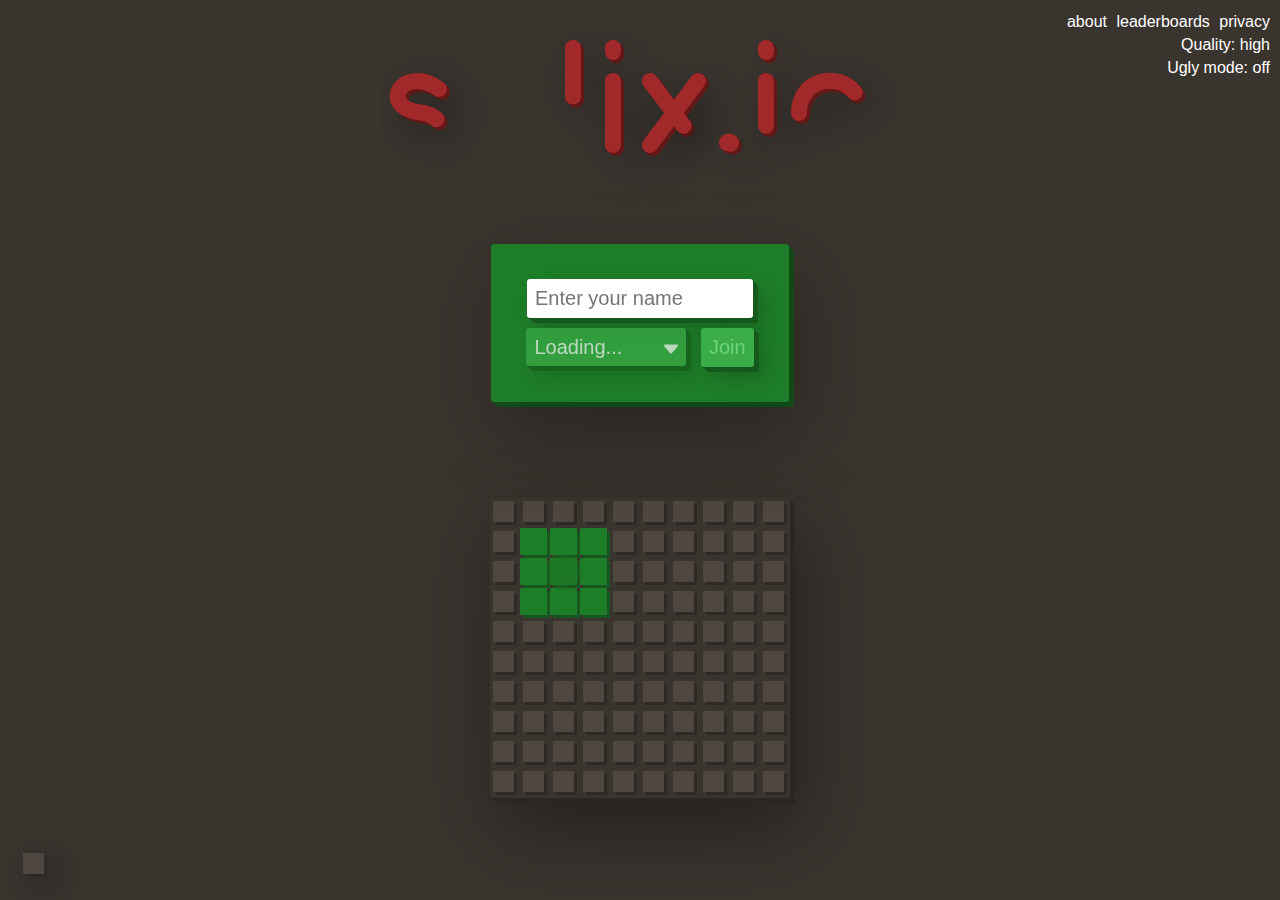
<file: client/index.html>
<!DOCTYPE html>
<html>
  <head>
    <title>splix.io</title>
    <meta content="text/html;charset=utf-8" http-equiv="Content-Type">
    <meta content="utf-8" http-equiv="encoding">
    <link rel="stylesheet" href="./static/style.css" />
    <script src="./src/network/serverSelection.js"></script>
    <script src="./src/globals.js"></script>
    <script src="./src/search.js"></script>
    <script src="./src/main.js"></script>
    <script src="./src/hooks.js"></script>
    <script src="./src/keyboard.js"></script>
    <script src="./src/flags.js"></script>
    <meta name="viewport" content="width=device-width, initial-scale=0.8, maximum-scale=0.8, user-scalable=no" />
    <meta name="description" content="The not so latest trend in io games. Conquer as much land as possible and try to become biggest of them all. It's not a bowl." />
    <meta name="keywords" content="splixio, splix.io, online multiplayer, strategy, game, strategy game, io games, agar.io, multiplayer, conquer, conquer land, capture, games, fun, massive multiplayer, web browser games, html5, flash, web game">
    <link rel="icon" type="image/png" href="./static/img/favicon-196x196.png" sizes="196x196" />
    <link rel="icon" type="image/png" href="./static/img/favicon-96x96.png" sizes="96x96" />
    <link rel="icon" type="image/png" href="./static/img/favicon-32x32.png" sizes="32x32" />
    <link rel="icon" type="image/png" href="./static/img/favicon-16x16.png" sizes="16x16" />
    <link rel="icon" type="image/png" href="./static/img/favicon-128.png" sizes="128x128" />
  </head>
  <body ontouchstart="">
    <div id="touchControls" style="display: none;"></div>
    <div id="patreonOverlay" style="display: none;">
      <div id="patreonBox" class="fancyBox greenBox">
        <h2 style="margin-top: 0;">Thank you for pledging!</h2>
        <p>Just one step left, log in with patreon to claim your reward</p>
        <a class="fancyBox fancyBtn" href="javascript:loginWithPatreon()">Log in with Patreon</a>
      </div>
    </div>
    <div id="beginScreen">
      <canvas id="logoCanvas"></canvas><br>
      <div id="notification" style="display: none;"></div>
      <div id="lastStats" style="display: none;">
        <div id="lastStatsLeft" class="lastStatsBlock" style="text-align: right;">Last game:</div>  <div id="lastStatsRight" class="lastStatsBlock" style="text-align: left;"></div>
      </div>
      <div id="bestStats" style="display: none;">
        <div id="bestStatsLeft" class="lastStatsBlock" style="text-align: right;">Best game:</div>  <div id="bestStatsRight" class="lastStatsBlock" style="text-align: left;"></div>
      </div>
      <div id="preroll" style="display: none;">
      </div>
      <form id="nameForm" class="fancyBox greenBox" method="get">
        <input type="text" class="fancyBox inputFancy" maxlength="20" id="nameInput" placeholder="Enter your name"/><br>
        <select id="serverSelect" disabled class="fancyBox inputFancy">
          <option>Loading...</option>
        </select>
        <input type="submit" disabled class="fancyBox fancyBtn" id="joinButton" value="Join" />
      </form>
      <br><br>
      <div id="tutorialText" style="opacity: 0;"></div>
      <canvas id="tutorialCanvas" width="300" height="300"></canvas>
      <div id="expandPage"></div>
      <canvas id="skinButton" title="block customization" width="30" height="30"></canvas>
      <div id="skinButtonShadow"></div>
      <div id="cornerLinks">
        <a href=".//about.html">about</a>
        <a href="./leaderboards.html">leaderboards</a>
        <a href="./privacy.html">privacy</a><br>
        <a id="qualityText">Quality: high</a><br>
        <a id="uglyText">Ugly mode: off</a>
      </div>
    </div>
    <div id="skinScreen" style="display: none;">
      <div class="skinButtonContainer">
        <div id="prevColor" class="skinButton skinButtonLeft"></div>
        <div class="skinValue">Color</div>
        <div id="nextColor" class="skinButton skinButtonRight"></div>
      </div>
      <div class="skinButtonContainer">
        <div id="prevPattern" class="skinButton skinButtonLeft"></div>
        <div class="skinValue">Pattern</div>
        <div id="nextPattern" class="skinButton skinButtonRight"></div>
      </div>
      <div class="skinButtonContainer">
        <div class="skinValue" id="skinSave">Save</div>
      </div>
      <canvas id="skinScreenCanvas" class="fullscreenCanvas"></canvas>
    </div>
    <div id="playUI" style="display: none;">
      <div id="scoreBlock" class="greenBox">
        <span>
          <span>Kills: </span>
          <span id="myKills" class="rank"></span>
        </span>
        <br>
        <span>Blocks captured: <span id="blockCaptureCount" class="rank"></span></span>
        <br>
        <span title="blocks + kills x 500">Score: <span id="score"></span></span>
        <br>
        <span>Your rank: <span id="myRank" class="rank"></span> of <span id="totalPlayers" class="rank"></span></span>
      </div>
      <div id="leaderboard" class="greenBox">
      </div>
      <div id="miniMap" class="greenBox">
        <div id="miniMapPlayer"></div>
        <canvas id="minimapCanvas" width="160" height="160" ></canvas>
      </div>
      <div id="lifeBox"></div>
      <div id="topNotifications"></div>
    </div>
    <canvas id="transitionCanvas" class="fullscreenCanvas" style="z-index: 1000; display: none;"></canvas>
    <canvas id="mainCanvas" class="fullscreenCanvas" style="z-index: -100; display: none;"></canvas>
  </body>
</html>
</file>
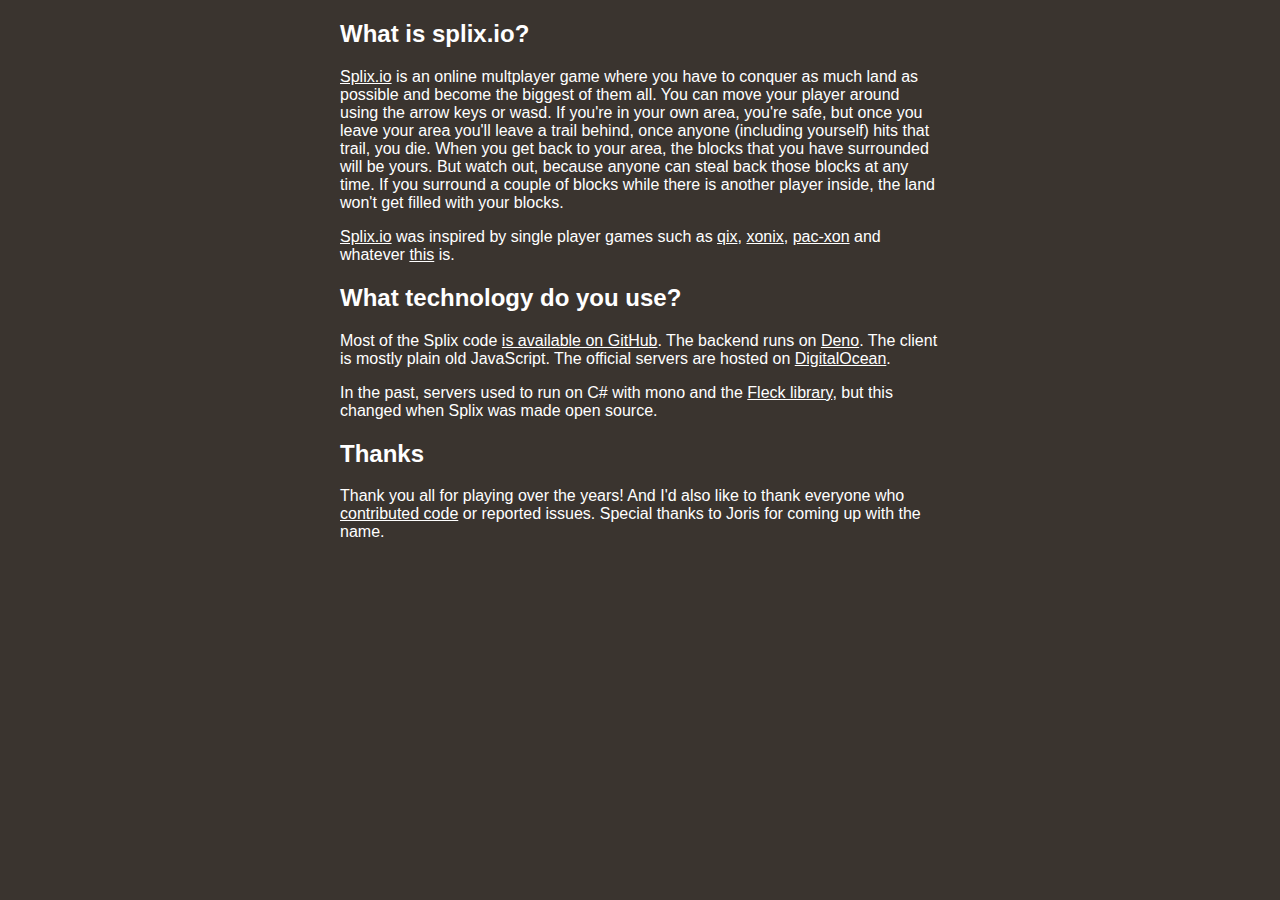
<file: client/about.html>
<!DOCTYPE html>
<html>
  <head>
    <meta content="text/html;charset=utf-8" http-equiv="Content-Type">
    <meta content="utf-8" http-equiv="encoding">
    <title>splix.io - about</title>
    <link rel="icon" type="image/png" href="./static/img/favicon-196x196.png" sizes="196x196" />
    <link rel="icon" type="image/png" href="./static/img/favicon-96x96.png" sizes="96x96" />
    <link rel="icon" type="image/png" href="./static/img/favicon-32x32.png" sizes="32x32" />
    <link rel="icon" type="image/png" href="./static/img/favicon-16x16.png" sizes="16x16" />
    <link rel="icon" type="image/png" href="./static/img/favicon-128.png" sizes="128x128" />
    <meta name="viewport" content="width=320, initial-scale=1.0, maximum-scale=1.0, user-scalable=no" />
    <style>
      body{
        background-color: #3a342f;
        font-family: Arial, Helvetica, sans-serif;
        color: white;
      }
      #content{
        max-width: 600px;
        margin: auto;
      }
      #db{
        position: absolute;
        left: 0;
        right: 0;
        top: 0;
        bottom: 0;
        pointer-events: none;
        background-image: url(./static/img/db.svg);
        background-size: contain;
        background-position: center;
        background-repeat: no-repeat;
        opacity: 0;
      }
      a{
        color: white;
      }
    </style>
  </head>
  <body>
    <div id="db"></div>
    <div id="content">
      <h2>What is splix.io?</h2>
      <p><a href="http://splix.io">Splix.io</a> is an online multplayer game where you have to conquer as much land as possible and become the biggest of them all. You can move your player around using the arrow keys or wasd. If you're in your own area, you're safe, <span class="dbHover">but</span> once you leave your area you'll leave a trail behind, once anyone (including yourself) hits that trail, you die. When you get back to your area, the blocks that you have surrounded will be yours. <span class="dbHover">But</span> watch out, because anyone can steal back those blocks at any time. If you surround a couple of blocks while there is another player inside, the land won't get filled with your blocks.</p>
      <p><a href="http://splix.io">Splix.io</a> was inspired by single player games such as <a href="http://www.freewebarcade.com/game/qix/" target="_blank">qix</a>, <a href="https://archive.org/details/msdos_Xonix_1984" target="_blank">xonix</a>, <a href="https://archive.org/details/pacxon_swf/" target="_blank">pac-xon</a> and whatever <a href="https://www.play-games.com/game/448/marvin-the-martian-land-grab.html" target="_blank">this</a> is.</p>

      <h2>What technology do you use?</h2>
      <p>Most of the Splix code <a href="https://github.com/jespertheend/splix">is available on GitHub</a>. The backend runs on <a href="https://deno.land/">Deno</a>. The client is mostly plain old JavaScript. The official servers are hosted on <a href="https://m.do.co/c/feaae91f018d" target="_blank">DigitalOcean</a>.</p>
      <p>In the past, servers used to run on C# with mono and the <a href="https://github.com/statianzo/Fleck/" target="_blank">Fleck library</a>, <span class="dbHover">but</span> this changed when Splix was made open source.</p>

      <h2>Thanks</h2>
      <p>Thank you all for playing over the years! And I'd also like to thank everyone who <a href="https://github.com/jespertheend/splix/graphs/contributors">contributed code</a> or reported issues. Special thanks to Joris for coming up with the name.</p>
    </div>
    <script>
      let dbEl = document.getElementById("db");
      let els = document.getElementsByClassName("dbHover");
      let didShowDb = false;
      for(let el of els){
        el.addEventListener("mouseover", () => {
          if(!didShowDb){
            didShowDb = true;
            requestAnimationFrame(() => {
              dbEl.style.opacity = "1";
              setTimeout(() => {
                dbEl.style.opacity = "0";
              }, 20)
            })
          }
        });
      }
    </script>
  </body>
</html>
</file>
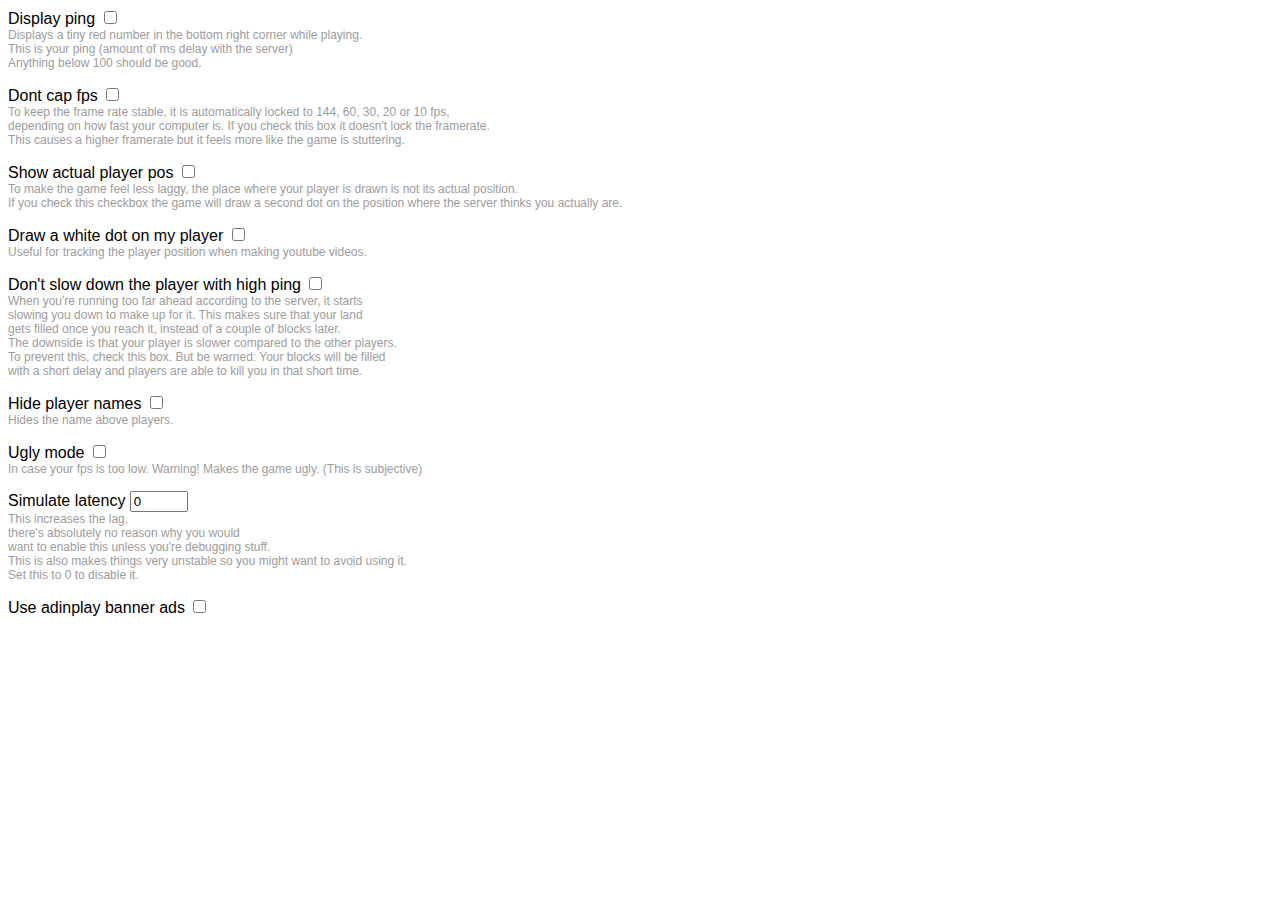
<file: client/flags.html>
<!DOCTYPE html>
<html>
  <head>
    <title>splix.io - flags</title>
    <meta content="text/html;charset=utf-8" http-equiv="Content-Type">
    <meta content="utf-8" http-equiv="encoding">
    <link rel="canonical" href="http://splix.io/flags"/>
    <script>
      ;
      document.addEventListener('readystatechange', ev => {
        console.log('Loaded',ev);
      });
      document.addEventListener('DOMContentLoaded', () => {
        console.log('DOM Loaded');
      });
    </script>
    <style type="text/css">
      html{
        font-family: Arial, Helvetica, sans-serif;
      }
      .st{
        font-size: 9pt;
        color: #9c9c9c;
        margin-bottom: 15px;
      }
    </style>
  </head>
  <body>
    <label>Display ping
    <input id="drawdebug" type="checkbox" /></label>
    <div class="st">Displays a tiny red number in the bottom right corner while playing.<br>This is your ping (amount of ms delay with the server)<br>Anything below 100 should be good.</div>

    <label>Dont cap fps
    <input id="dontCapFps" type="checkbox" /></label>
    <div class="st">To keep the frame rate stable, it is automatically locked to 144, 60, 30, 20 or 10 fps,<br>depending on how fast your computer is. If you check this box it doesn't lock the framerate.<br>This causes a higher framerate but it feels more like the game is stuttering.</div>

    <label>Show actual player pos
    <input id="drawActualPlayerPos" type="checkbox" /></label>
    <div class="st">To make the game feel less laggy, the place where your player is drawn is not its actual position.<br>If you check this checkbox the game will draw a second dot on the position where the server thinks you actually are.</div>

    <label>Draw a white dot on my player
    <input id="drawWhiteDot" type="checkbox" /></label>
    <div class="st">Useful for tracking the player position when making youtube videos.</div>

    <label>Don't slow down the player with high ping
    <input id="dontSlowPlayersDown" type="checkbox" /></label>
    <div class="st">When you're running too far ahead according to the server, it starts<br>slowing you down to make up for it. This makes sure that your land<br>gets filled once you reach it, instead of a couple of blocks later.<br>The downside is that your player is slower compared to the other players.<br>To prevent this, check this box. But be warned: Your blocks will be filled<br>with a short delay and players are able to kill you in that short time.</div>

    <label>Hide player names
    <input id="hidePlayerNames" type="checkbox" /></label>
    <div class="st">Hides the name above players.</div>

    <label>Ugly mode
    <input id="uglyMode" type="checkbox" /></label>
    <div class="st">In case your fps is too low. Warning! Makes the game ugly. (This is subjective)</div>

    <!-- <label>Enable experimental features (beta)
    <input id="beta" type="checkbox" /></label>
    <div class="st">Teams! Teams! Teams! Teams!</div> -->

    <label>Simulate latency
    <input id="latency" type="number" min="0" style="width: 50px;" /></label>
    <div class="st">This increases the lag,<br>there's absolutely no reason why you would<br>want to enable this unless you're debugging stuff.<br>This is also makes things very unstable so you might want to avoid using it.<br>Set this to 0 to disable it.</div>

    <label>Use adinplay banner ads
    <input id="adinplayBanners" type="checkbox" /></label>

    <script>
      var ddEl = document.getElementById("drawdebug");
      ddEl.addEventListener("change",function(){
        localStorage.drawDebug = this.checked;
      });
      ddEl.checked = (localStorage.drawDebug == "true");

      var dcfEl = document.getElementById("dontCapFps");
      dcfEl.addEventListener("change",function(){
        localStorage.dontCapFps = this.checked;
      });
      dcfEl.checked = (localStorage.dontCapFps == "true");

      var sappEl = document.getElementById("drawActualPlayerPos");
      sappEl.addEventListener("change",function(){
        localStorage.drawActualPlayerPos = this.checked;
      });
      sappEl.checked = (localStorage.drawActualPlayerPos == "true");

      var drawWhiteDotEl = document.getElementById("drawWhiteDot");
      drawWhiteDotEl.addEventListener("change",function(){
        localStorage.drawWhiteDot = this.checked;
      });
      drawWhiteDotEl.checked = (localStorage.drawWhiteDot == "true");

      var dspdEl = document.getElementById("dontSlowPlayersDown");
      dspdEl.addEventListener("change",function(){
        localStorage.dontSlowPlayersDown = this.checked;
      });
      dspdEl.checked = (localStorage.dontSlowPlayersDown == "true");

      var hpnEl = document.getElementById("hidePlayerNames");
      hpnEl.addEventListener("change",function(){
        localStorage.hidePlayerNames = this.checked;
      });
      hpnEl.checked = (localStorage.hidePlayerNames == "true");

      var uglyEl = document.getElementById("uglyMode");
      uglyEl.addEventListener("change",function(){
        localStorage.uglyMode = this.checked;
      });
      uglyEl.checked = (localStorage.uglyMode == "true");

      // var betaEl = document.getElementById("beta");
      // betaEl.addEventListener("change",function(){
      //   localStorage.beta = this.checked;
      // });
      // betaEl.checked = (localStorage.beta == "true");

      var latencyEl = document.getElementById("latency");
      latencyEl.addEventListener("change",function(){
        localStorage.simulatedLatency = this.value;
      });
      latencyEl.value = localStorage.simulatedLatency === undefined ? 0 : localStorage.simulatedLatency;

      var adinplayBannersEl = document.getElementById("adinplayBanners");
      adinplayBannersEl.addEventListener("change",function(){
        localStorage.bannerAdsUseCurse = !this.checked;
      });
      adinplayBannersEl.checked = (localStorage.bannerAdsUseCurse == "false");
    </script>
  </body>
</html>
</file>
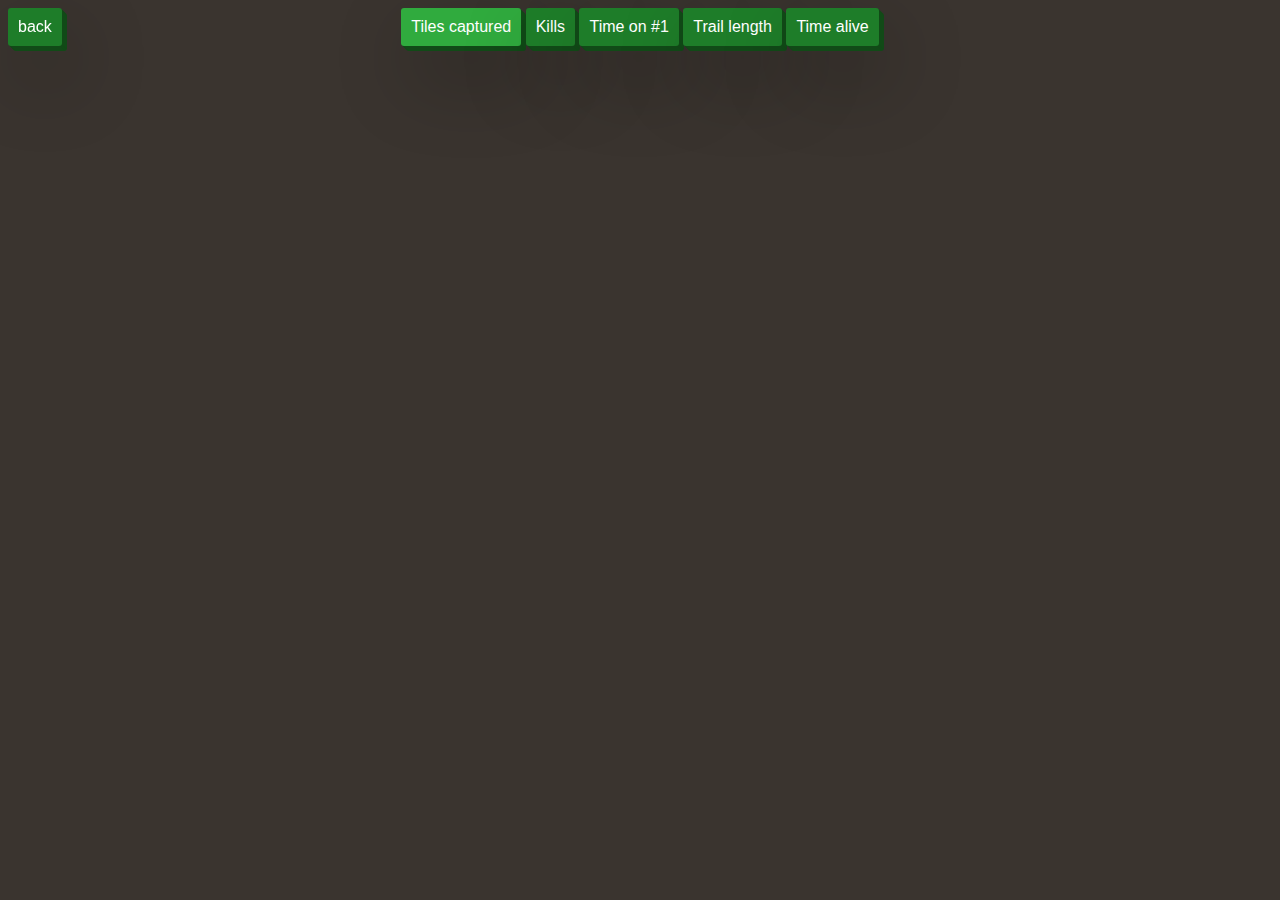
<file: client/leaderboards.html>
<!DOCTYPE html>
<html>
  <head>
    <title>splix.io - leaderboards</title>
    <meta content="text/html;charset=utf-8" http-equiv="Content-Type">
    <meta content="utf-8" http-equiv="encoding">
    <link rel="stylesheet" href="./static/leaderboards.css" />
    <script src="./src/globals.js"></script>
    <script type="module" src="./src/leaderboards.js"></script>
    <meta name="viewport" content="width=device-width, initial-scale=0.8, maximum-scale=0.8, user-scalable=no" />
    <meta property="og:description" content="The not so latest trend in io games. Conquer as much land as possible and try to become biggest of them all. It's not a bowl." />
    <meta name="keywords" content="splixio, splix.io, online multiplayer, leaderboard, strategy, game, strategy game, io games, agar.io, multiplayer, conquer, conquer land, capture, games, fun, massive multiplayer, web browser games, html5, flash, web game">
    <link rel="icon" type="image/png" href="./static/img/favicon-196x196.png" sizes="196x196" />
    <link rel="icon" type="image/png" href="./static/img/favicon-96x96.png" sizes="96x96" />
    <link rel="icon" type="image/png" href="./static/img/favicon-32x32.png" sizes="32x32" />
    <link rel="icon" type="image/png" href="./static/img/favicon-16x16.png" sizes="16x16" />
    <link rel="icon" type="image/png" href="./static/img/favicon-128.png" sizes="128x128" />
    <link rel="canonical" href="http://splix.io/leaderboards"/>
  </head>
  <body>
    <div id="backButton">
      <a class="nav-button" href="./index.html">back</a>
    </div>
    <div id="navBar">
      <a class="nav-button" id="tilesButton" href="#tiles">Tiles captured</a>
      <a class="nav-button" id="killsButton"  href="#kills">Kills</a>
      <a class="nav-button" id="rankingFirstButton"    href="#time_on_one">Time on #1</a>
      <a class="nav-button" id="trailButton"  href="#trail_length">Trail length</a>
      <a class="nav-button" id="timeAliveButton"  href="#time_alive">Time alive</a>
    </div>
    <div id="space"></div>
    <div id="boards">
      <div class="boards-container" id="tilesBoard" style="display: none;"></div>
      <div class="boards-container" id="killsBoard" style="display: none;"></div>
      <div class="boards-container" id="rankingFirstBoard" style="display: none;"></div>
      <div class="boards-container" id="trailBoard" style="display: none;"></div>
      <div class="boards-container" id="timeAliveBoard" style="display: none;"></div>
    </div>
  </body>
</html>
</file>
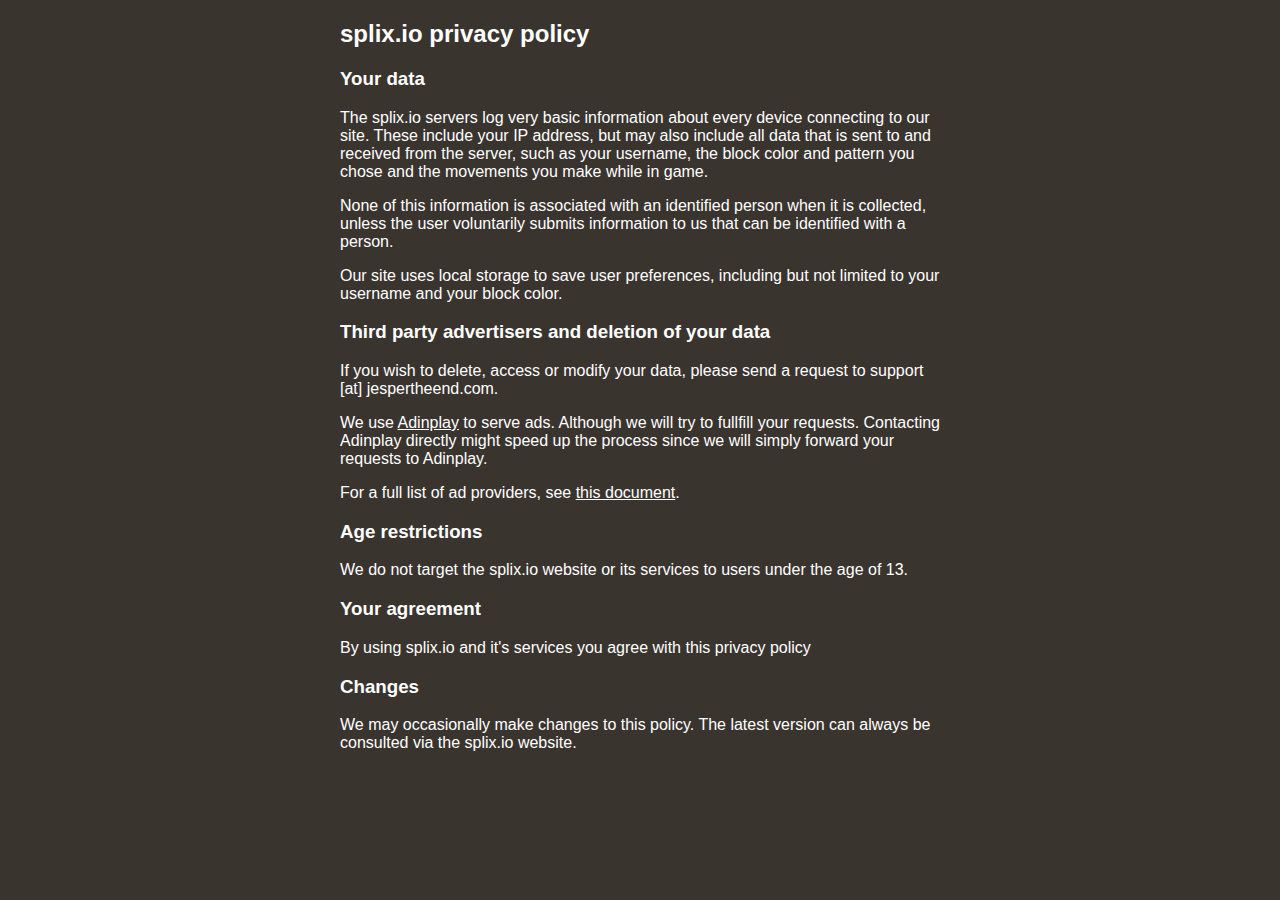
<file: client/privacy.html>
<!DOCTYPE html>
<html>
  <head>
    <meta content="text/html;charset=utf-8" http-equiv="Content-Type">
    <meta content="utf-8" http-equiv="encoding">
    <title>splix.io - privacy policy</title>
    <link rel="icon" type="image/png" href="./static/img/favicon-196x196.png" sizes="196x196" />
    <link rel="icon" type="image/png" href="./static/img/favicon-96x96.png" sizes="96x96" />
    <link rel="icon" type="image/png" href="./static/img/favicon-32x32.png" sizes="32x32" />
    <link rel="icon" type="image/png" href="./static/img/favicon-16x16.png" sizes="16x16" />
    <link rel="icon" type="image/png" href="./static/img/favicon-128.png" sizes="128x128" />
    <meta name="viewport" content="width=320, initial-scale=1.0, maximum-scale=1.0, user-scalable=no" />
    <style>
      body{
        background-color: #3a342f;
        font-family: Arial, Helvetica, sans-serif;
        color: white;
      }
      #content{
        max-width: 600px;
        margin: auto;
      }
      a{
        color: white;
      }
    </style>
  </head>
  <body>
    <div id="content">
      <h2>splix.io privacy policy</h2>

      <h3>Your data</h3>
      <p>The splix.io servers log very basic information about every device connecting to our site. These include your IP address, but may also include all data that is sent to and received from the server, such as your username, the block color and pattern you chose and the movements you make while in game.</p>
      <p>None of this information is associated with an identified person when it is collected, unless the user voluntarily submits information to us that can be identified with a person.</p>
      <p>Our site uses local storage to save user preferences, including but not limited to your username and your block color.</p>

      <h3>Third party advertisers and deletion of your data</h3>
      <p>If you wish to delete, access or modify your data, please send a request to support [at] jespertheend.com.</p>
      <p>We use <a href="https://adinplay.com/">Adinplay</a> to serve ads. Although we will try to fullfill your requests. Contacting Adinplay directly might speed up the process since we will simply forward your requests to Adinplay.</p>
      <p>For a full list of ad providers, see <a href="./static/adinplay_disclaimer.pdf" target="_blank">this document</a>.</p>

      <h3>Age restrictions</h3>
      <p>We do not target the splix.io website or its services to users under the age of 13.</p>

      <h3>Your agreement</h3>
      <p>By using splix.io and it's services you agree with this privacy policy</p>

      <h3>Changes</h3>
      <p>We may occasionally make changes to this policy. The latest version can always be consulted via the splix.io website.</p>
    </div>
  </body>
</html>
</file>
<file: client/static/style.css>
html{
	font-family: Arial, Helvetica, sans-serif;
}

html, body{
	height: 100%;
	margin: 0px;
}

body{
	background-color: #3a342f;

	/*disable user select*/
	-webkit-touch-callout: none;
	-webkit-user-select: none;
	-khtml-user-select: none;
	-moz-user-select: none;
	-ms-user-select: none;
	user-select: none;
	-webkit-touch-callout: none;


	-webkit-tap-highlight-color: rgba(0,0,0,0);
}

#beginScreen{
	text-align: center;
	position: relative;
	min-height: 100%;
}

#title{
	color: #1e7d29;
	font-size: 60px;
	font-family: "Comic Sans MS", cursive, sans-serif;
	text-shadow: 1px 1px 0px #114a17,
				 2px 2px 0px #114a17,
				 3px 3px 0px #114a17,
				 4px 4px 0px #114a17,
				 5px 5px 0px #114a17,
				 5px 10px 20px rgba(0,0,0,0.3);
}

.fancyBox{
	border-radius: 3px;
	position: relative;
}

#nameForm{
	display: inline-block;
	margin-left: auto;
	margin-right: auto;
	padding: 30px;
	text-align: center;
}

.inputFancy{
	border: 0px;
	outline: 0;
	font-size: 20px;
	padding: 8px;
	background-color: white;
	box-shadow: 1px 1px #155a1c,
				2px 2px #155a1c,
				3px 3px #155a1c,
				4px 4px #155a1c,
				5px 5px #155a1c,
				10px 10px 20px rgba(0,0,0,0.2);
	margin: 5px;
	appearance: none;
	-webkit-appearance: none;
	-moz-appearance: none;
}

.whiteText{
	color: white;
}

#nameInput{
	width: 210px;
}

#serverSelect{
	width: 160px;
	background: #3bad48 url("./img/arrowD.svg") no-repeat right center;
	color: white;
	background-size: 30px;
}

.fancyBtn{
	border: 0px;
	outline: 0;
	font-size: 20px;
	padding: 8px;
	background-color: #3bad48;
	box-shadow: 1px 1px #155a1c,
				2px 2px #155a1c,
				3px 3px #155a1c,
				4px 4px #155a1c,
				5px 5px #155a1c,
				10px 10px 20px rgba(0,0,0,0.2);
	margin: 5px;
	cursor: pointer;
	color: white;
	appearance: none;
	-webkit-appearance: none;
	white-space: nowrap;
	text-decoration: none;
}

.fancyBtn:hover{
	background-color: #43bf51;
}

.fancyBtn:active{
	left: 5px;
	top: 5px;
	box-shadow: 0px 0px #155a1c;
}

.fancyBtn:disabled{
	color: #6dd278;
	background-color: #3bad48;
	cursor: default;
}

#scoreBlock{
	position: fixed;
	padding: 4px;
	left: 10px;
	bottom: 15px;
	z-index: 100;
	font-size: 12px;
	text-shadow: 1px 1px 3px rgba(0,0,0,0.2);
}

.scoreRank > td{
	padding: 0px 5px;
	max-width: 200px;
	overflow: hidden;
	white-space: nowrap;
}

.rank{
	font-size: 14px;
}

.greenBox{
	background-color: #1e7d29;
	box-shadow: 1px 1px #114a17,
				2px 2px #114a17,
				3px 3px #114a17,
				4px 4px #114a17,
				5px 5px #114a17,
				10px 30px 80px rgba(0,0,0,0.3);
	border-radius: 3px;
}

.sidebox{
	position: absolute;
	display: inline-block;
	padding: 20px;
	margin-top: -30px;
}

.sideboxRight{
	right: -360px;
	width: 300px;
	text-align: left;
	color: white;
	font-size: 11pt;
	max-height: 400px;
	overflow: hidden;
	padding: 0px 20px;
}

#adbox2{
	position: absolute;
	padding: 20px;
	left: 50%;
	transform: translate(-50%, 0);
	z-index: 20;
}

.sideboxContent{
	overflow-y: scroll;
	max-height: 360px;
	width: 300px;
}

#newsboxContent{
	padding-right: 80px;
}

#newsbox ul{
	padding-left: 16px;
}

a{
	color: white;
}

a:hover{
	text-decoration: none;
}

#score{
	font-size: 17px;
}

#leaderboard{
	position: fixed;
	right: 13px;
	top: 8px;
	z-index: 100;
	padding: 5px;
	opacity: 0.7;
	transform-origin: right top;
}

#miniMap{
	position: fixed;
	width: 160px;
	height: 160px;
	left: 10px;
	top: 10px;
	padding: 3px;
	transform-origin: left top;
}

#minimapCanvas{
	opacity: 0.4;
}

#miniMapPlayer{
	width: 3px;
	height: 3px;
	background-color: white;
	border-radius: 3px;
	border: 1px solid black;
	position: absolute;
	box-shadow: 1.5px 1.5px 4px rgba(0,0,0,0.2);
	z-index: 120;
}

#lifeBox{
	position: fixed;
	top: 190px;
	left: 10px;
	transform-origin: left top;
}

@media (max-width: 700px){
	#miniMap, #leaderboard, #lifeBox{
		transform: scale(0.7);
	}

	#lifeBox{
		top: 135px;
	}
}

.fullscreenCanvas{
	display: block;
	position: absolute;
	top: 0px;
	left: 0px;
	width: 100%;
	height:100%;
}

#transitionCanvas{
	position: fixed;
}

#tutorialCanvas{
	margin: 30px;
	box-shadow: 1px 1px #2b2623,
				2px 2px #2b2623,
				3px 3px #2b2623,
				4px 4px #2b2623,
				5px 5px #2b2623,
				10px 30px 80px rgba(0,0,0,0.4);
	border-radius: 3px;
}

#tutorialText{
	margin-top: 30px;
	color: white;
}

#expandPage{
	height: 30px;
}

#touchControls{
	position: absolute;
	left: 0px;
	top: 0px;
	width: 100%;
	height: 100%;
	z-index: 10000;
}

#notification{
	color: #a22929;
	margin-bottom: 30px;
	text-shadow: 1px 1px 1px #7b1e1e,
				 3px 3px 10px rgba(0,0,0,0.3);
}

#lastStats, #bestStats{
	color: white;
	margin-bottom: 10px;
}

.lastStatsBlock{
	width: 48%;
	display: inline-block;
}

#skinScreenCanvas{
	z-index: -100;
}

#skinScreen{
	overflow: hidden;
}

#skinButton{
	position: fixed;
	left: 20px;
	bottom: 20px;
	cursor: pointer;
	z-index: 10;
}

#skinButtonShadow{
	width: 30px;
	height: 30px;
	position: fixed;
	bottom: 12px;
	left: 28px;
	box-shadow: 0px 0px 30px rgba(0,0,0,0.3);
	background-color: rgba(0,0,0,0.1);
	border-radius: 3px;
	z-index: 5;
}

.skinButtonContainer{
	position: relative;
	margin: 50px auto;
	height: 50px;
	width: 300px;
}

.skinButton{
	width: 50px;
	height: 50px;
	border-radius: 25px;
	background-color: #1e7d29;
	box-shadow: 1px 1px #114a17,
				2px 2px #114a17,
				3px 3px #114a17,
				10px 30px 80px rgba(0,0,0,0.3);
	position: absolute;
	top: 0px;
	z-index: 30;
	background-image: url("./img/arrow.svg");
	background-size: cover;
	cursor: pointer;
}

.skinButton:hover, #skinSave:hover{
	background-color: #22902f;
}

.skinButton:active, #skinSave:active{
	box-shadow: 0px 0px #155a1c;
}

.skinButton:active{
	top: 3px;
}

.skinButtonLeft:active{
	left: 3px;
}

.skinButtonRight{
	right: 5px;
	background-image: url("./img/arrowR.svg");
}

.skinButtonRight:active{
	right: 0px;
}

.skinValue{
	width: 250px;
	background-color: #1e7d29;
	box-shadow: 1px 1px #114a17,
				2px 2px #114a17,
				3px 3px #114a17,
				10px 30px 80px rgba(0,0,0,0.3);
	padding: 5px;
	text-align: center;
	position: absolute;
	top: 12px;
	left: 25px;
	z-index: 20;
	color: white;
}

#skinSave{
	border-radius: 3px;
	width: 100px;
	position: relative;
	margin: auto;
	cursor: pointer;
	top: 5px;
	left: 0px;
}

#skinSave:active{
	top: 8px;
	left: 3px;
}

#logoCanvas{
	margin: 30px 0px;
}

#enteringLandNotification{
	position: fixed;
	z-index: 150;
	color: white;
	left: 50%;
	bottom: 30px;
	transform: translateX(-50%);
	text-align: center;
	text-shadow: 1px 1px 3px rgba(0,0,0,0.3);
}

#enteringName{
	max-width: 250px;
	display: inline-block;
	overflow: hidden;
	vertical-align: middle;
	padding: 7px;
	padding-left: 0px;
}

#cornerLinks{
	display: block;
	position: absolute;
	top: 10px;
	right: 10px;
	line-height: 23px;
	text-align: right;
}

#cornerLinks > a{
	color: white;
	text-decoration: none;
	margin-left: 5px;
}
#cornerLinks > a:hover{
	text-decoration: underline;
}

#qualityText, #uglyText{
	cursor: pointer;
}

@media (max-width: 950px){
	#adbox, #newsbox {
		display: none;
	}
}

.shareButton{
	width: 30px;
	height: 30px;
	display: inline-block;
	background-size: contain;
	background-repeat: no-repeat;
	margin-right: 10px;
	cursor: pointer;
	opacity: 0.8;
	transition: opacity 0.2s;
}

.shareButton:hover{
	opacity: 1;
}

.topNotification{
	position: relative;
	top: 10px;
	max-width: 300px;
	padding: 10px;
	text-align: center;
	font-size: 20px;
	left: 50%;
	transform: translateX(-50%);
}

#preroll{
	width: 960px;
	height: 540px;
	margin: auto;
}

#patreonOverlay{
	background: rgba(0,0,0,0.6);
	position: fixed;
	top: 0;
	left: 0;
	width: 100%;
	height: 100%;
	z-index: 10;
	text-align: center;
}

#patreonBox{
	display: inline-block;
	position: absolute;
	top: 50%;
	left: 50%;
	transform: translate(-50%, -50%);
	padding: 30px;
	text-align: center;
	color: white;
}

#euConsent{
	position: fixed;
	bottom: 20px;
	left: 20px;
	right: 20px;
	color: white;
	text-align: center;
	z-index: 1000;
}

#euConsentContainer{
	text-align: left;
	max-width: 600px;
	margin: 20px;
	display: inline-block;
	vertical-align: middle;
}

#euConsentAgreeBtn{
	display: inline-block;
	vertical-align: middle;
	padding: 20px 50px;
	margin: 20px;
}

body[data-state="playing"] .hc-menu-container {
    opacity: var(--menu-opacity);
}

.search-negative {
	display: none;
}
</file>
<file: client/static/leaderboards.css>
body{
  background-color: #3a342f;
  font-family: Arial, Helvetica, sans-serif;
  text-align: center;
}

.nav-button, table, .tblHead{
  background-color: #1e7d29;
  box-shadow: 1px 1px #114a17,2px 2px #114a17,3px 3px #114a17,4px 4px #114a17,5px 5px #114a17,10px 30px 80px rgba(0,0,0,.3);
  border-radius: 3px;
  color: white;
  text-decoration: none;
}

.nav-button {
  padding: 10px;
  position: relative;
  display: inline-block;
  margin-bottom: 10px;
}

.boards-container {
  display: flex;
  justify-content: center;
  flex-wrap: wrap;
  gap: 20px;
}

table{
  margin: auto;
  border-collapse: collapse;
  width: 100%;
  table-layout: fixed;
}

.tblHead{
  display: inline-block;
  padding: 5px;
  margin-bottom: 50px;
}

.board{
  display: inline-block;
  max-width: 500px;
}

#space{
  display: block;
  height: 50px;
}

#space2{
  display: inline-block;
  width: 15px;
}

td, th{
  padding: 10px;
  margin: 0px;
}

.name-cell{
  max-width: 460px;
  white-space: nowrap;
  overflow: hidden;
  max-height: 25px;
  height: 25px;
}

tr:first-child td:first-child, tr:first-child th:first-child { border-top-left-radius: 3px; }
tr:first-child td:last-child,  tr:first-child th:last-child  { border-top-right-radius: 3px; }
tr:last-child  td:first-child, tr:last-child  th:first-child { border-bottom-left-radius: 3px; }
tr:last-child  td:last-child,  tr:last-child  th:last-child  { border-bottom-right-radius: 3px; }

tr:hover, th{
  background-color: #1b6924;
}

.nav-button:hover, .nav-button.selected{
  background-color: #30ab3e;
}

.nav-button:active{
  left: 2px;
  top: 5px;
  box-shadow: 0 0 #155a1c;
}

#navBar{
  margin: auto;
  display: inline-block;
}

#backButton{
  position: fixed;
}

@media (max-width: 700px){
  #backButton{
    position: static;
  }
}
</file>
